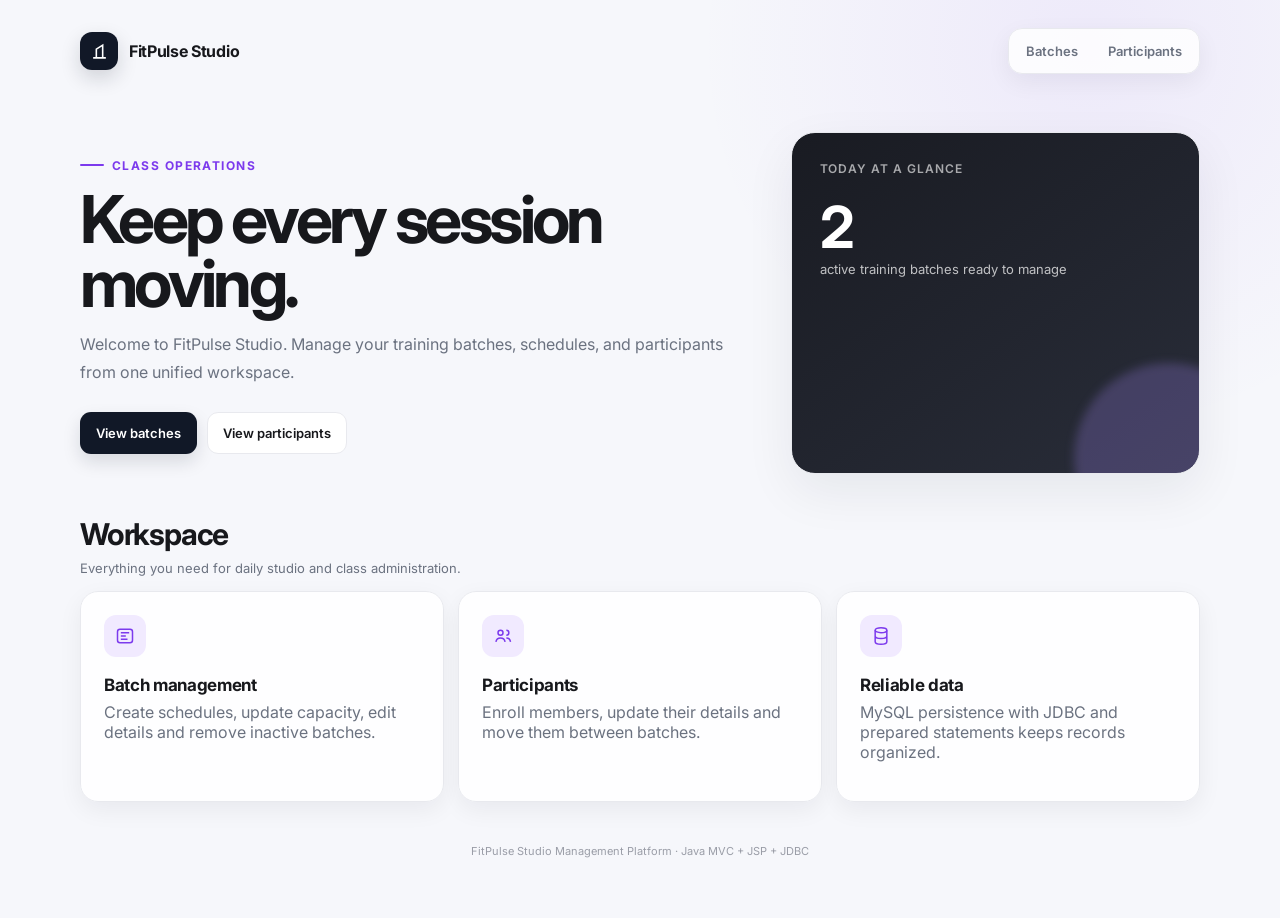
<file: src/main/webapp/index.html>
<!DOCTYPE html>
<html lang="en">

<head>
    <meta charset="UTF-8">
    <meta name="viewport" content="width=device-width, initial-scale=1.0">

    <title>FitPulse Studio - Management Portal</title>

    <link rel="stylesheet" href="css/style.css">
</head>

<body>

<div class="page-shell">

    <header class="topbar">

        <a class="brand" href="index.html">

            <span class="brand-mark" aria-hidden="true">

                <svg viewBox="0 0 24 24"
                     fill="none"
                     stroke="currentColor"
                     stroke-width="2">

                    <path d="M8 20V9l8-5v16M4 20h16M12 8h.01"/>

                </svg>

            </span>

            <span>FitPulse Studio</span>

        </a>

        <nav class="top-nav">

            <a href="batches?action=list">
                Batches
            </a>

            <a href="participants?action=list">
                Participants
            </a>

        </nav>

    </header>


    <main>

        <section class="hero">

            <div class="hero-copy">

                <div class="eyebrow">
                    Class operations
                </div>

                <h1>
                    Keep every session moving.
                </h1>

                <p class="lead">
                    Welcome to FitPulse Studio. Manage your training batches,
                    schedules, and participants from one unified workspace.
                </p>

                <div class="actions-row">

                    <a class="btn btn-primary"
                       href="batches?action=list">

                        View batches

                    </a>

                    <a class="btn btn-secondary"
                       href="participants?action=list">

                        View participants

                    </a>

                </div>

            </div>


            <div class="hero-card">

                <div class="mini-label">
                    Today at a glance
                </div>

                <div class="hero-number">
                    2
                </div>

                <p class="hero-note">
                    active training batches ready to manage
                </p>

            </div>

        </section>


        <div class="section-title">

            <div>

                <h2>
                    Workspace
                </h2>

                <p>
                    Everything you need for daily studio and class administration.
                </p>

            </div>

        </div>


        <section class="card-grid">

            <a class="card"
               href="batches?action=list"
               style="text-decoration:none;">

                <div class="card-icon">

                    <svg viewBox="0 0 24 24"
                         fill="none"
                         stroke="currentColor"
                         stroke-width="1.8">

                        <rect x="3"
                              y="4"
                              width="18"
                              height="16"
                              rx="3"/>

                        <path d="M7 8h10M7 12h6M7 16h8"/>

                    </svg>

                </div>

                <h3>
                    Batch management
                </h3>

                <p class="muted">
                    Create schedules, update capacity,
                    edit details and remove inactive batches.
                </p>

            </a>


            <a class="card"
               href="participants?action=list"
               style="text-decoration:none;">

                <div class="card-icon">

                    <svg viewBox="0 0 24 24"
                         fill="none"
                         stroke="currentColor"
                         stroke-width="1.8">

                        <circle cx="9"
                                cy="8"
                                r="3"/>

                        <path d="M3.5 19c.6-3 2.5-4.5 5.5-4.5s4.9 1.5 5.5 4.5M16 11a3 3 0 1 0 0-6M16 14.5c2.8 0 4.5 1.4 5 4.5"/>

                    </svg>

                </div>

                <h3>
                    Participants
                </h3>

                <p class="muted">
                    Enroll members, update their details
                    and move them between batches.
                </p>

            </a>


            <div class="card">

                <div class="card-icon">

                    <svg viewBox="0 0 24 24"
                         fill="none"
                         stroke="currentColor"
                         stroke-width="1.8">

                        <ellipse cx="12"
                                 cy="5"
                                 rx="7"
                                 ry="3"/>

                        <path d="M5 5v7c0 1.7 3.1 3 7 3s7-1.3 7-3V5M5 12v7c0 1.7 3.1 3 7 3s7-1.3 7-3v-7"/>

                    </svg>

                </div>

                <h3>
                    Reliable data
                </h3>

                <p class="muted">
                    MySQL persistence with JDBC and
                    prepared statements keeps records organized.
                </p>

            </div>

        </section>

    </main>


    <footer class="footer">
        FitPulse Studio Management Platform · Java MVC + JSP + JDBC
    </footer>

</div>

</body>

</html>
</file>
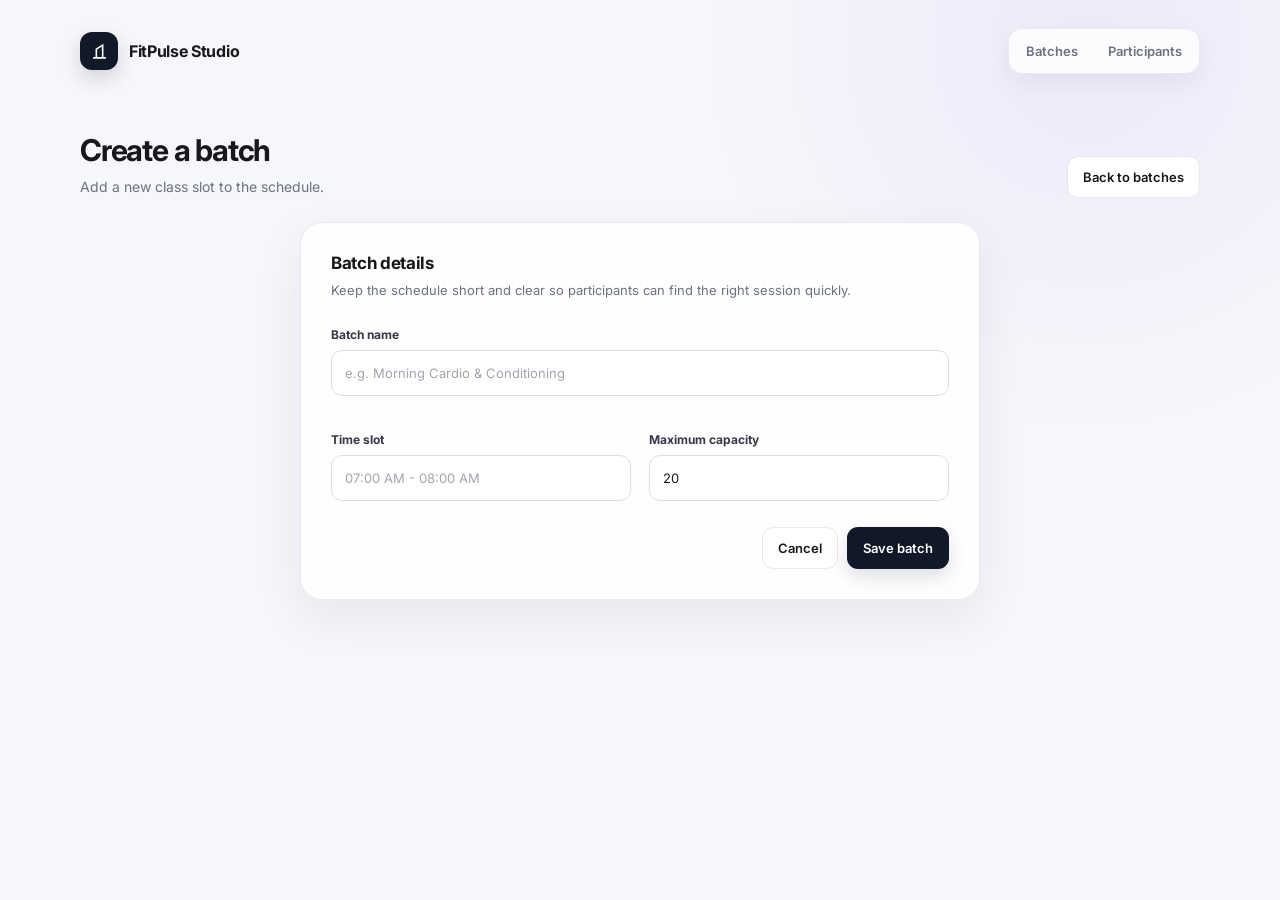
<file: src/main/webapp/add-batch.html>
<!DOCTYPE html>
<html lang="en">

<head>

    <meta charset="UTF-8">

    <meta name="viewport"
          content="width=device-width, initial-scale=1.0">

    <title>New Batch · FitPulse Studio</title>

    <link rel="stylesheet"
          href="css/style.css">

</head>

<body>

<div class="page-shell">

    <header class="topbar">

        <a class="brand"
           href="index.html">

            <span class="brand-mark">

                <svg viewBox="0 0 24 24"
                     fill="none"
                     stroke="currentColor"
                     stroke-width="2">

                    <path d="M8 20V9l8-5v16M4 20h16M12 8h.01"/>

                </svg>

            </span>

            <span>FitPulse Studio</span>

        </a>


        <nav class="top-nav">

            <a href="batches?action=list">
                Batches
            </a>

            <a href="participants?action=list">
                Participants
            </a>

        </nav>

    </header>


    <main>

        <div class="page-header">

            <div>

                <h2>
                    Create a batch
                </h2>

                <p>
                    Add a new class slot to the schedule.
                </p>

            </div>

            <a class="btn btn-secondary"
               href="batches?action=list">

                Back to batches

            </a>

        </div>


        <form class="form-card"
              action="batches"
              method="POST">

            <div class="form-card-header">

                <h3>
                    Batch details
                </h3>

                <p>
                    Keep the schedule short and clear
                    so participants can find the right session quickly.
                </p>

            </div>


            <input type="hidden"
                   name="action"
                   value="insert">


            <div class="form-grid">

                <div class="form-group full">

                    <label for="batchName">
                        Batch name
                    </label>

                    <input id="batchName"
                           type="text"
                           name="batchName"
                           placeholder="e.g. Morning Cardio & Conditioning"
                           required>

                </div>


                <div class="form-group">

                    <label for="timeSlot">
                        Time slot
                    </label>

                    <input id="timeSlot"
                           type="text"
                           name="timeSlot"
                           placeholder="07:00 AM - 08:00 AM"
                           required>

                </div>


                <div class="form-group">

                    <label for="maxCapacity">
                        Maximum capacity
                    </label>

                    <input id="maxCapacity"
                           type="number"
                           name="maxCapacity"
                           min="1"
                           max="100"
                           value="20"
                           required>

                </div>

            </div>


            <div class="form-actions">

                <a class="btn btn-secondary"
                   href="batches?action=list">

                    Cancel

                </a>

                <button class="btn btn-primary"
                        type="submit">

                    Save batch

                </button>

            </div>

        </form>

    </main>

</div>

</body>

</html>
</file>
<file: src/main/webapp/css/style.css>
@import url('https://fonts.googleapis.com/css2?family=Inter:wght@400;500;600;700&display=swap');

:root {
    --bg: #f6f7fb;
    --surface: #ffffff;
    --surface-soft: #fbfbfd;
    --text: #17181c;
    --muted: #6b7280;
    --line: #e8e9ee;
    --primary: #111827;
    --primary-hover: #2b3342;
    --accent: #7c3aed;
    --accent-soft: #f1eaff;
    --success: #15803d;
    --success-soft: #eaf8ef;
    --danger: #dc2626;
    --danger-soft: #fff0f0;
    --shadow: 0 18px 50px rgba(17, 24, 39, 0.07);
    --shadow-sm: 0 8px 24px rgba(17, 24, 39, 0.06);
    --radius: 18px;
}

* {
    box-sizing: border-box;
}

html {
    scroll-behavior: smooth;
}

body {
    margin: 0;
    min-height: 100vh;
    font-family: Inter, -apple-system, BlinkMacSystemFont, "Segoe UI", sans-serif;
    color: var(--text);
    background:
        radial-gradient(
            circle at 85% 5%,
            rgba(124, 58, 237, 0.07),
            transparent 28%
        ),
        var(--bg);
    -webkit-font-smoothing: antialiased;
}

a {
    color: inherit;
}

.page-shell {
    width: min(1120px, calc(100% - 40px));
    margin: 0 auto;
    padding: 28px 0 60px;
    animation: pageIn .45s ease both;
}

@keyframes pageIn {
    from {
        opacity: 0;
        transform: translateY(8px);
    }

    to {
        opacity: 1;
        transform: translateY(0);
    }
}

/* ---------- TOP BAR ---------- */

.topbar {
    display: flex;
    align-items: center;
    justify-content: space-between;
    gap: 20px;
    margin-bottom: 58px;
}

.brand {
    display: inline-flex;
    align-items: center;
    gap: 11px;
    text-decoration: none;
    font-weight: 700;
    letter-spacing: -0.02em;
}

.brand-mark {
    width: 38px;
    height: 38px;
    display: grid;
    place-items: center;
    border-radius: 12px;
    color: #fff;
    background: var(--primary);
    box-shadow: 0 8px 20px rgba(17, 24, 39, .16);
}

.brand-mark svg {
    width: 19px;
    height: 19px;
}

.top-nav {
    display: flex;
    align-items: center;
    gap: 6px;
    padding: 5px;
    border: 1px solid var(--line);
    background: rgba(255,255,255,.82);
    border-radius: 14px;
    box-shadow: var(--shadow-sm);
}

.top-nav a {
    text-decoration: none;
    color: var(--muted);
    font-size: 13px;
    font-weight: 600;
    padding: 9px 12px;
    border-radius: 10px;
    transition:
        .2s ease;
}

.top-nav a:hover {
    color: var(--text);
    background: var(--surface-soft);
    transform: translateY(-1px);
}

/* ---------- HERO ---------- */

.hero {
    display: grid;
    grid-template-columns: 1.25fr .75fr;
    gap: 28px;
    align-items: stretch;
    margin-bottom: 26px;
}

.hero-copy {
    padding: 18px 0 20px;
}

.eyebrow {
    display: inline-flex;
    align-items: center;
    gap: 8px;
    color: var(--accent);
    font-size: 12px;
    font-weight: 700;
    text-transform: uppercase;
    letter-spacing: .12em;
    margin-bottom: 14px;
}

.eyebrow::before {
    content: "";
    width: 24px;
    height: 2px;
    border-radius: 999px;
    background: currentColor;
}

h1,
h2,
h3,
p {
    margin-top: 0;
}

h1 {
    max-width: 720px;
    margin-bottom: 14px;
    font-size: clamp(38px, 6vw, 66px);
    line-height: .98;
    letter-spacing: -0.055em;
    font-weight: 700;
}

h2 {
    margin-bottom: 8px;
    font-size: 30px;
    letter-spacing: -0.04em;
}

h3 {
    margin-bottom: 7px;
    font-size: 17px;
    letter-spacing: -0.02em;
}

.lead {
    max-width: 650px;
    margin-bottom: 26px;
    color: var(--muted);
    font-size: 16px;
    line-height: 1.75;
}

.hero-card {
    position: relative;
    overflow: hidden;
    min-height: 270px;
    padding: 28px;
    border: 1px solid var(--line);
    border-radius: 24px;
    background: linear-gradient(145deg, #191b22, #292d39);
    color: #fff;
    box-shadow: var(--shadow);
}

.hero-card::after {
    content: "";
    position: absolute;
    width: 190px;
    height: 190px;
    right: -65px;
    bottom: -80px;
    border-radius: 50%;
    background: rgba(167, 139, 250, .24);
    filter: blur(5px);
}

.hero-card .mini-label {
    color: rgba(255,255,255,.62);
    font-size: 12px;
    font-weight: 600;
    text-transform: uppercase;
    letter-spacing: .08em;
}

.hero-card .hero-number {
    margin: 22px 0 5px;
    font-size: 58px;
    line-height: 1;
    letter-spacing: -.06em;
    font-weight: 700;
}

.hero-card .hero-note {
    margin: 0;
    color: rgba(255,255,255,.72);
    font-size: 13px;
}

/* ---------- BUTTONS ---------- */

.actions-row {
    display: flex;
    flex-wrap: wrap;
    gap: 10px;
}

.btn {
    display: inline-flex;
    align-items: center;
    justify-content: center;
    gap: 8px;
    min-height: 42px;
    padding: 10px 15px;
    border: 1px solid transparent;
    border-radius: 11px;
    font: inherit;
    font-size: 13px;
    font-weight: 600;
    text-decoration: none;
    cursor: pointer;
    transition:
        transform .18s ease,
        box-shadow .18s ease,
        background .18s ease,
        border-color .18s ease;
}

.btn:hover {
    transform: translateY(-2px);
}

.btn:active {
    transform: translateY(0);
}

.btn-primary {
    color: #fff;
    background: var(--primary);
    box-shadow: 0 8px 18px rgba(17,24,39,.13);
}

.btn-primary:hover {
    background: var(--primary-hover);
}

.btn-secondary {
    color: var(--text);
    border-color: var(--line);
    background: var(--surface);
}

.btn-secondary:hover {
    background: var(--surface-soft);
}

.btn-warning {
    color: #6d28d9;
    background: var(--accent-soft);
}

.btn-danger {
    color: var(--danger);
    background: var(--danger-soft);
}

/* ---------- SECTION ---------- */

.section-title {
    display: flex;
    align-items: end;
    justify-content: space-between;
    gap: 20px;
    margin: 42px 0 15px;
}

.section-title p {
    margin: 0;
    color: var(--muted);
    font-size: 13px;
}

.card-grid {
    display: grid;
    grid-template-columns: repeat(3, 1fr);
    gap: 14px;
}

.card {
    position: relative;
    padding: 23px;
    border: 1px solid var(--line);
    border-radius: var(--radius);
    background: rgba(255,255,255,.86);
    box-shadow: var(--shadow-sm);
    transition:
        transform .22s ease,
        box-shadow .22s ease,
        border-color .22s ease;
}

.card:hover {
    transform: translateY(-4px);
    border-color: #d9d9e2;
    box-shadow: var(--shadow);
}

.card-icon {
    width: 42px;
    height: 42px;
    display: grid;
    place-items: center;
    margin-bottom: 18px;
    border-radius: 12px;
    color: var(--accent);
    background: var(--accent-soft);
}

.card-icon svg {
    width: 20px;
    height: 20px;
}

.muted {
    color: var(--muted);
}

/* ---------- PAGE HEADER ---------- */

.page-header {
    display: flex;
    align-items: end;
    justify-content: space-between;
    gap: 20px;
    margin-bottom: 24px;
}

.page-header p {
    margin: 0;
    color: var(--muted);
    line-height: 1.6;
    font-size: 14px;
}

/* ---------- TABLE ---------- */

.surface {
    border: 1px solid var(--line);
    border-radius: var(--radius);
    background: rgba(255,255,255,.92);
    box-shadow: var(--shadow-sm);
}

.table-wrap {
    overflow-x: auto;
    border-radius: var(--radius);
}

table {
    width: 100%;
    min-width: 760px;
    border-collapse: separate;
    border-spacing: 0;
}

th,
td {
    padding: 16px 18px;
    text-align: left;
    border-bottom: 1px solid var(--line);
    font-size: 13px;
}

th {
    color: var(--muted);
    background: var(--surface-soft);
    font-size: 11px;
    font-weight: 700;
    text-transform: uppercase;
    letter-spacing: .08em;
}

tbody tr {
    transition: background .18s ease;
}

tbody tr:hover {
    background: #fafafd;
}

tbody tr:last-child td {
    border-bottom: 0;
}

td {
    color: #343741;
}

td:first-child {
    color: var(--muted);
    font-variant-numeric: tabular-nums;
}

.actions {
    white-space: nowrap;
}

.actions .btn {
    min-height: 34px;
    padding: 7px 10px;
    margin-right: 5px;
    font-size: 12px;
}

/* ---------- STATUS ---------- */

.badge {
    display: inline-flex;
    align-items: center;
    gap: 7px;
    padding: 6px 9px;
    border-radius: 999px;
    background: var(--success-soft);
    color: var(--success);
    font-size: 11px;
    font-weight: 700;
}

.badge::before {
    content: "";
    width: 6px;
    height: 6px;
    border-radius: 50%;
    background: currentColor;
}

/* ---------- EMPTY STATE ---------- */

.empty-state {
    padding: 55px 24px;
    text-align: center;
}

.empty-state .empty-icon {
    width: 48px;
    height: 48px;
    margin: 0 auto 15px;
    display: grid;
    place-items: center;
    border-radius: 14px;
    background: #f0f1f5;
    color: var(--muted);
}

/* ---------- FORMS ---------- */

.form-card {
    width: min(680px, 100%);
    margin: 0 auto;
    padding: 30px;
    border: 1px solid var(--line);
    border-radius: 22px;
    background: rgba(255,255,255,.94);
    box-shadow: var(--shadow);
}

.form-card-header {
    margin-bottom: 26px;
}

.form-card-header p {
    margin: 0;
    color: var(--muted);
    font-size: 13px;
    line-height: 1.6;
}

.form-grid {
    display: grid;
    grid-template-columns: repeat(2, 1fr);
    gap: 18px;
}

.form-group {
    margin-bottom: 18px;
}

.form-group.full {
    grid-column: 1 / -1;
}

label {
    display: block;
    margin-bottom: 8px;
    color: #363943;
    font-size: 12px;
    font-weight: 700;
}

input,
select {
    width: 100%;
    height: 46px;
    padding: 0 13px;
    border: 1px solid #dedfe6;
    border-radius: 11px;
    outline: none;
    color: var(--text);
    background: #fff;
    font: inherit;
    font-size: 13px;
    transition:
        border-color .18s ease,
        box-shadow .18s ease;
}

input::placeholder {
    color: #a1a5af;
}

input:focus,
select:focus {
    border-color: #a78bfa;
    box-shadow: 0 0 0 4px rgba(124,58,237,.10);
}

.form-actions {
    display: flex;
    justify-content: flex-end;
    gap: 9px;
    padding-top: 8px;
}

/* ---------- FOOTER ---------- */

.footer {
    padding-top: 42px;
    color: #9a9da7;
    font-size: 11px;
    text-align: center;
}

/* ---------- RESPONSIVE ---------- */

@media (max-width: 820px) {

    .page-shell {
        width: min(100% - 28px, 680px);
        padding-top: 20px;
    }

    .topbar {
        margin-bottom: 34px;
    }

    .top-nav {
        display: none;
    }

    .hero {
        grid-template-columns: 1fr;
    }

    .hero-card {
        min-height: 220px;
    }

    .card-grid {
        grid-template-columns: 1fr;
    }

    .page-header {
        align-items: flex-start;
        flex-direction: column;
    }

    .form-grid {
        grid-template-columns: 1fr;
    }

    .form-group.full {
        grid-column: auto;
    }

    h1 {
        font-size: 46px;
    }
}

@media (max-width: 520px) {

    .page-shell {
        width: min(100% - 20px, 680px);
    }

    .brand span:last-child {
        display: none;
    }

    .hero-copy {
        padding-top: 0;
    }

    h1 {
        font-size: 40px;
    }

    .form-card {
        padding: 22px;
    }

    .actions-row,
    .form-actions {
        width: 100%;
    }

    .actions-row .btn,
    .form-actions .btn {
        flex: 1;
    }
}

/* Respect accessibility settings */
@media (prefers-reduced-motion: reduce) {

    *,
    *::before {
        scroll-behavior: auto !important;
        animation-duration: .01ms !important;
        transition-duration: .01ms !important;
    }
}
</file>
